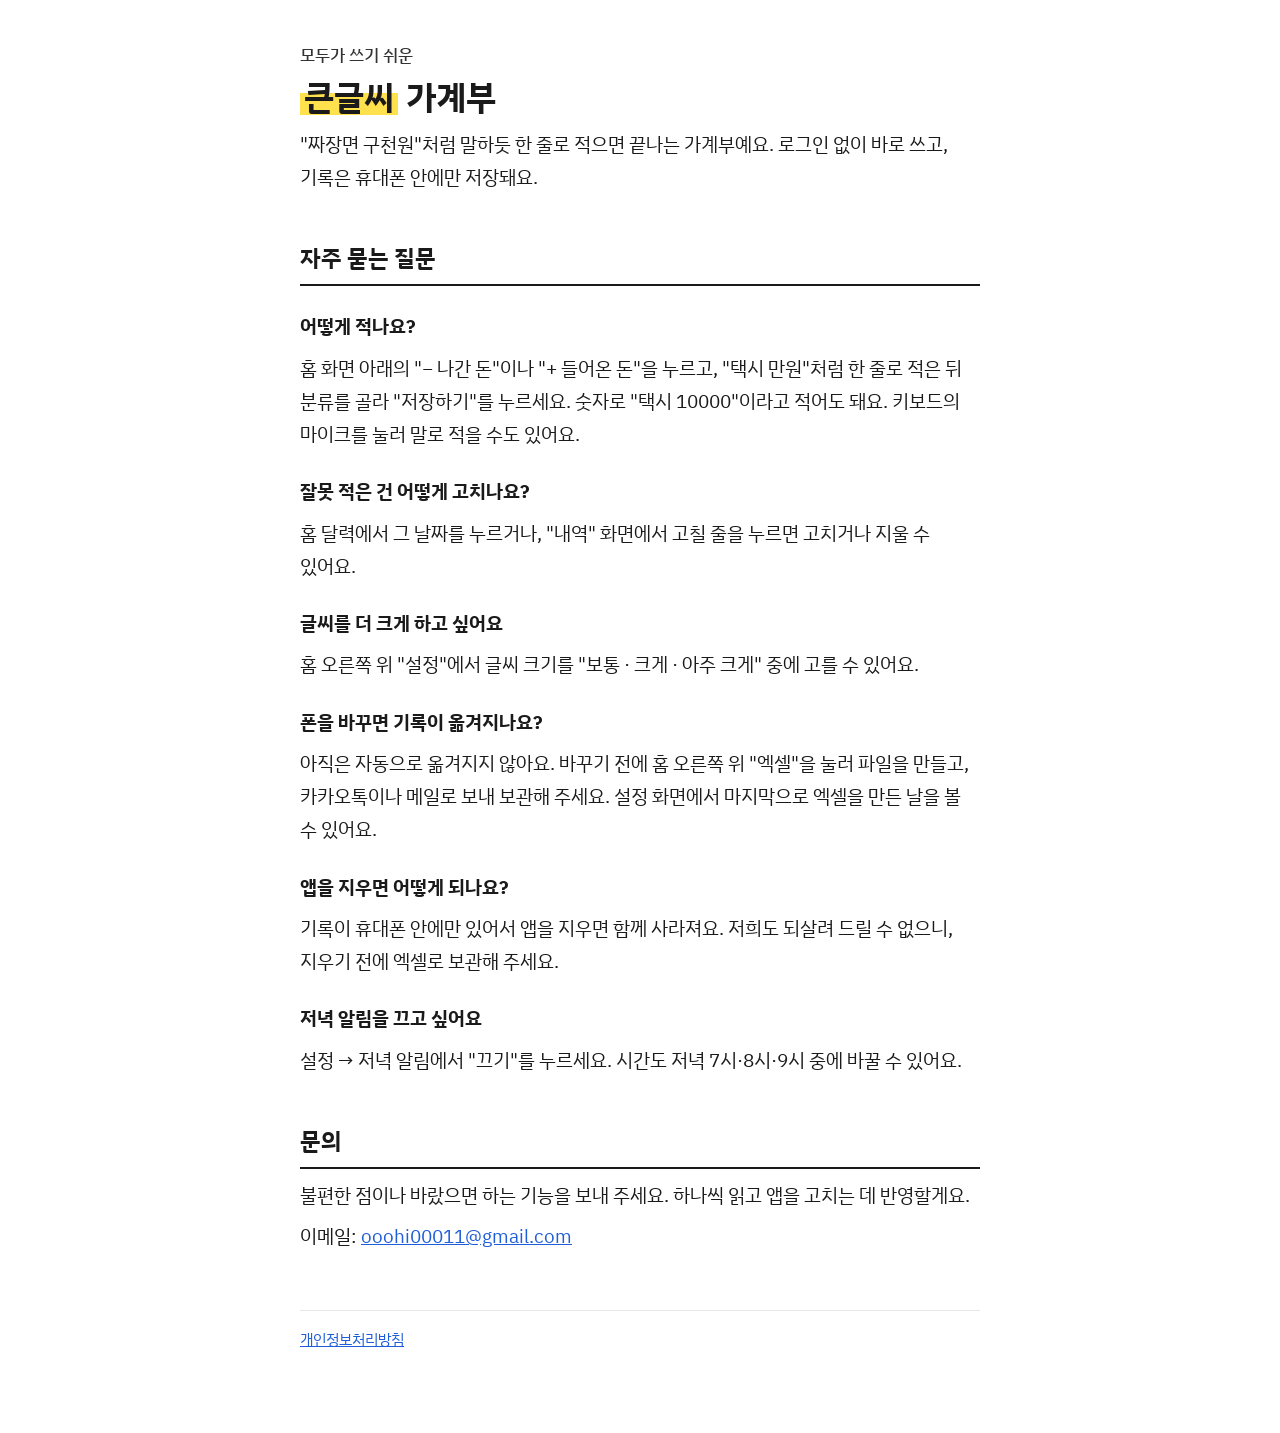
<file: index.html>
<!doctype html>
<html lang="ko">
<head>
<meta charset="utf-8">
<meta name="viewport" content="width=device-width, initial-scale=1">
<title>큰글씨 가계부 · 도움말</title>
<link rel="preconnect" href="https://fonts.googleapis.com">
<link href="https://fonts.googleapis.com/css2?family=IBM+Plex+Sans+KR:wght@400;500;600;700&display=swap" rel="stylesheet">
<link rel="stylesheet" href="style.css">
</head>
<body>
<main>
  <p class="brand">모두가 쓰기 쉬운</p>
  <h1><span class="mark">큰글씨</span> 가계부</h1>
  <p>"짜장면 구천원"처럼 말하듯 한 줄로 적으면 끝나는 가계부예요. 로그인 없이 바로 쓰고, 기록은 휴대폰 안에만 저장돼요.</p>

  <h2>자주 묻는 질문</h2>

  <h3>어떻게 적나요?</h3>
  <p>홈 화면 아래의 "− 나간 돈"이나 "+ 들어온 돈"을 누르고, "택시 만원"처럼 한 줄로 적은 뒤 분류를 골라 "저장하기"를 누르세요. 숫자로 "택시 10000"이라고 적어도 돼요. 키보드의 마이크를 눌러 말로 적을 수도 있어요.</p>

  <h3>잘못 적은 건 어떻게 고치나요?</h3>
  <p>홈 달력에서 그 날짜를 누르거나, "내역" 화면에서 고칠 줄을 누르면 고치거나 지울 수 있어요.</p>

  <h3>글씨를 더 크게 하고 싶어요</h3>
  <p>홈 오른쪽 위 "설정"에서 글씨 크기를 "보통 · 크게 · 아주 크게" 중에 고를 수 있어요.</p>

  <h3>폰을 바꾸면 기록이 옮겨지나요?</h3>
  <p>아직은 자동으로 옮겨지지 않아요. 바꾸기 전에 홈 오른쪽 위 "엑셀"을 눌러 파일을 만들고, 카카오톡이나 메일로 보내 보관해 주세요. 설정 화면에서 마지막으로 엑셀을 만든 날을 볼 수 있어요.</p>

  <h3>앱을 지우면 어떻게 되나요?</h3>
  <p>기록이 휴대폰 안에만 있어서 앱을 지우면 함께 사라져요. 저희도 되살려 드릴 수 없으니, 지우기 전에 엑셀로 보관해 주세요.</p>

  <h3>저녁 알림을 끄고 싶어요</h3>
  <p>설정 → 저녁 알림에서 "끄기"를 누르세요. 시간도 저녁 7시·8시·9시 중에 바꿀 수 있어요.</p>

  <h2>문의</h2>
  <p>불편한 점이나 바랐으면 하는 기능을 보내 주세요. 하나씩 읽고 앱을 고치는 데 반영할게요.</p>
  <p>이메일: <a href="mailto:ooohi00011@gmail.com">ooohi00011@gmail.com</a></p>

  <footer><a href="privacy.html">개인정보처리방침</a></footer>
</main>
</body>
</html>
</file>
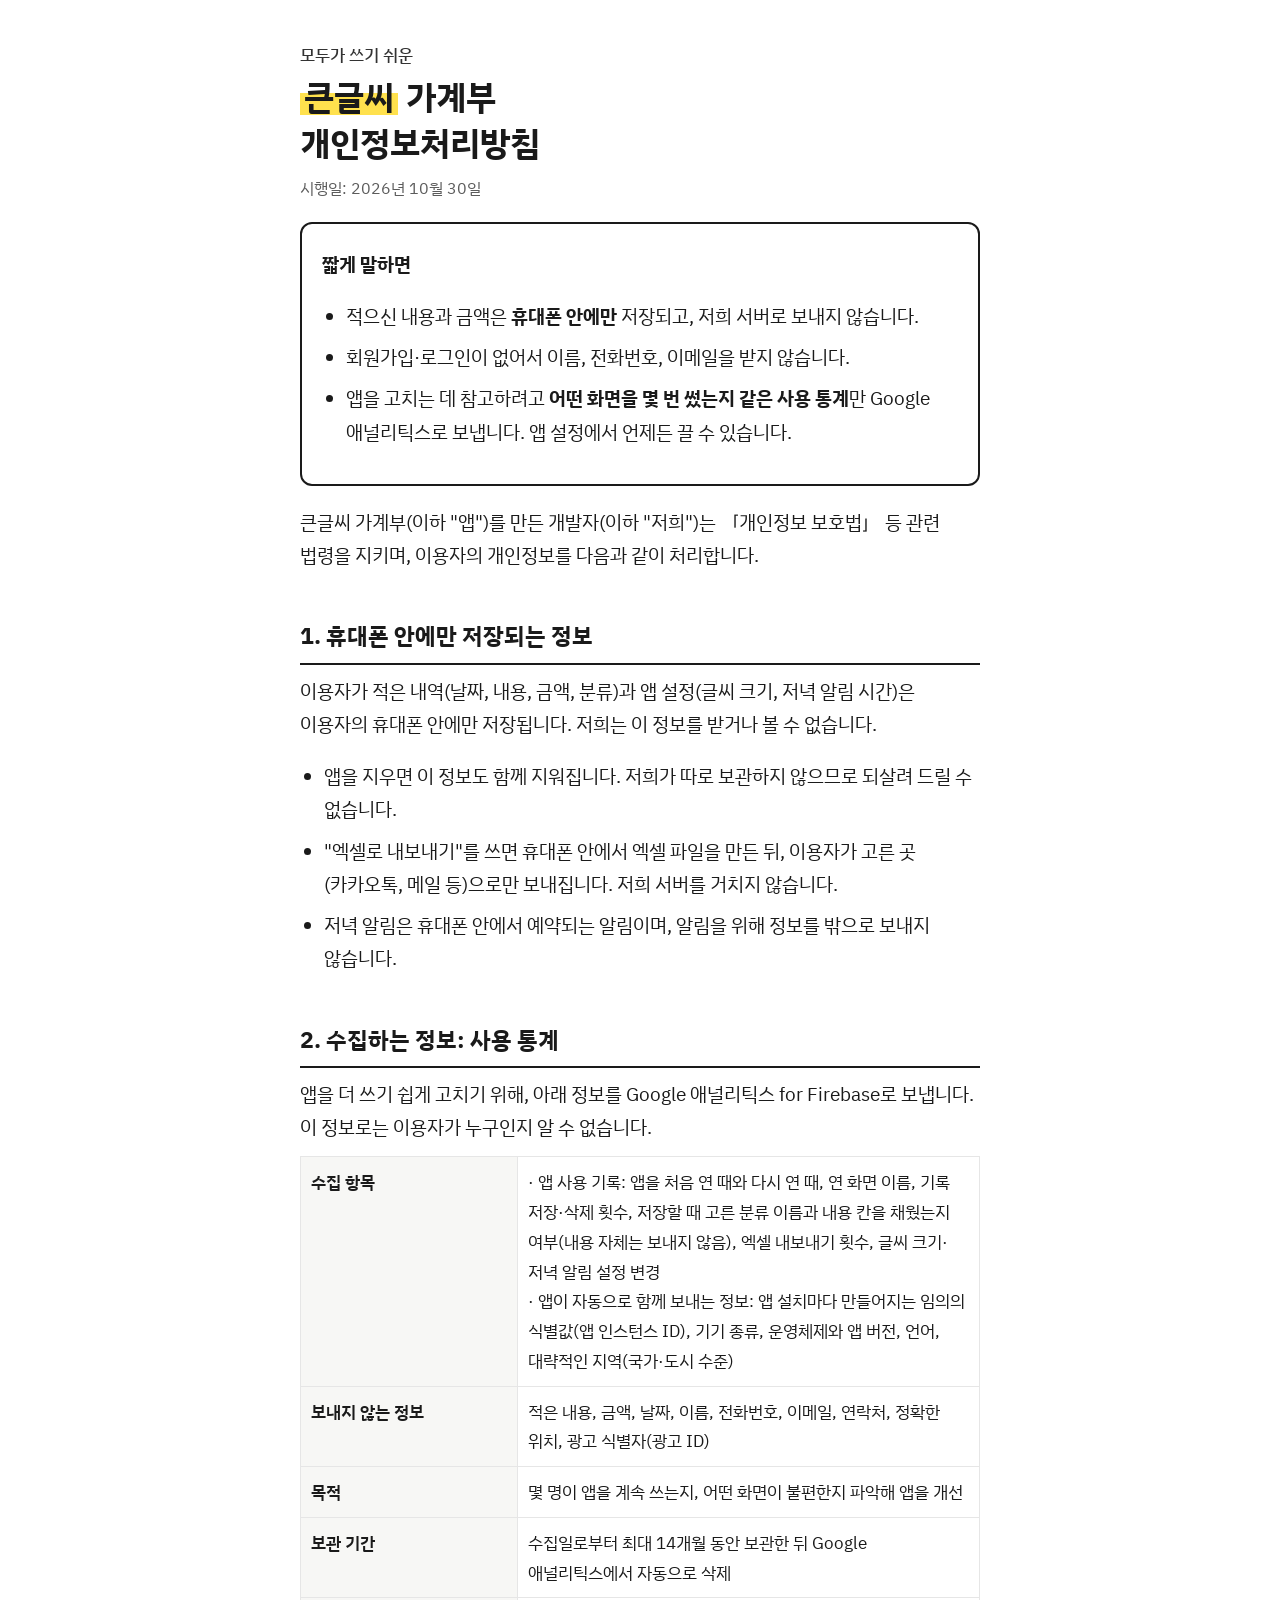
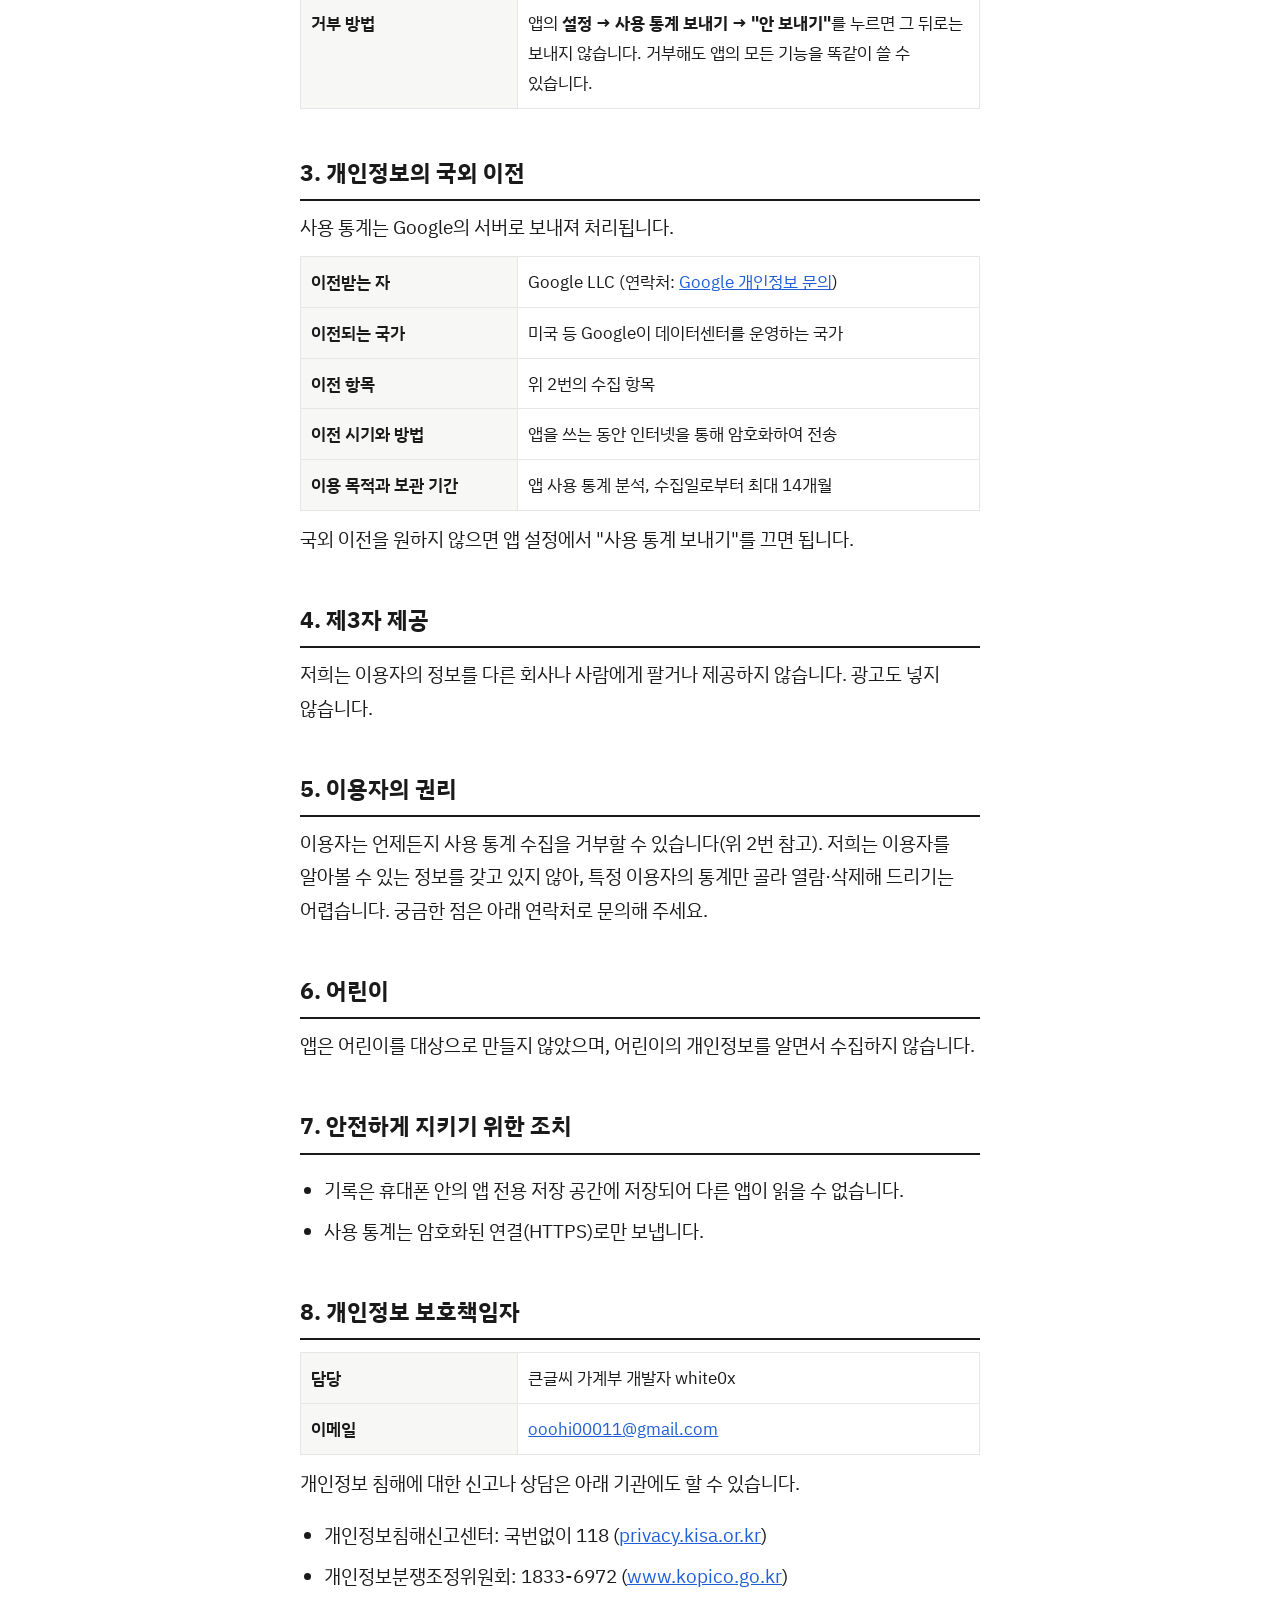
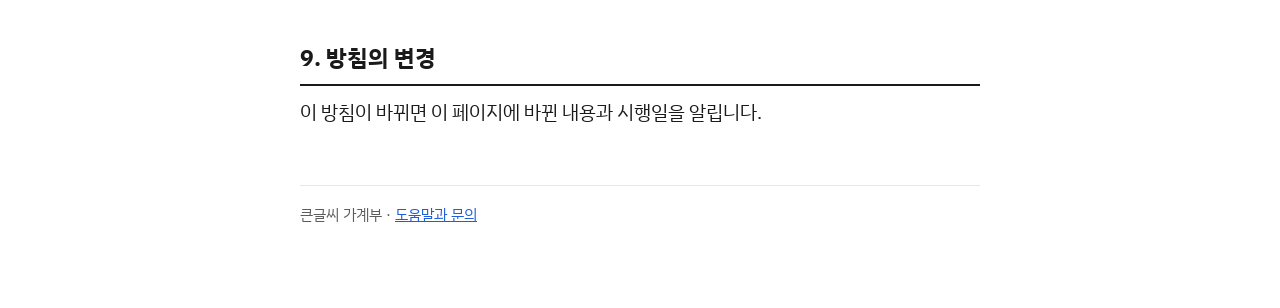
<file: privacy.html>
<!doctype html>
<html lang="ko">
<head>
<meta charset="utf-8">
<meta name="viewport" content="width=device-width, initial-scale=1">
<title>개인정보처리방침 · 큰글씨 가계부</title>
<link rel="preconnect" href="https://fonts.googleapis.com">
<link href="https://fonts.googleapis.com/css2?family=IBM+Plex+Sans+KR:wght@400;500;600;700&display=swap" rel="stylesheet">
<link rel="stylesheet" href="style.css">
</head>
<body>
<main>
  <p class="brand">모두가 쓰기 쉬운</p>
  <h1><span class="mark">큰글씨</span> 가계부<br>개인정보처리방침</h1>
  <p class="meta">시행일: 2026년 10월 30일</p>

  <div class="box">
    <p><strong>짧게 말하면</strong></p>
    <ul>
      <li>적으신 내용과 금액은 <strong>휴대폰 안에만</strong> 저장되고, 저희 서버로 보내지 않습니다.</li>
      <li>회원가입·로그인이 없어서 이름, 전화번호, 이메일을 받지 않습니다.</li>
      <li>앱을 고치는 데 참고하려고 <strong>어떤 화면을 몇 번 썼는지 같은 사용 통계</strong>만 Google 애널리틱스로 보냅니다. 앱 설정에서 언제든 끌 수 있습니다.</li>
    </ul>
  </div>

  <p>큰글씨 가계부(이하 "앱")를 만든 개발자(이하 "저희")는 「개인정보 보호법」 등 관련 법령을 지키며, 이용자의 개인정보를 다음과 같이 처리합니다.</p>

  <h2>1. 휴대폰 안에만 저장되는 정보</h2>
  <p>이용자가 적은 내역(날짜, 내용, 금액, 분류)과 앱 설정(글씨 크기, 저녁 알림 시간)은 이용자의 휴대폰 안에만 저장됩니다. 저희는 이 정보를 받거나 볼 수 없습니다.</p>
  <ul>
    <li>앱을 지우면 이 정보도 함께 지워집니다. 저희가 따로 보관하지 않으므로 되살려 드릴 수 없습니다.</li>
    <li>"엑셀로 내보내기"를 쓰면 휴대폰 안에서 엑셀 파일을 만든 뒤, 이용자가 고른 곳(카카오톡, 메일 등)으로만 보내집니다. 저희 서버를 거치지 않습니다.</li>
    <li>저녁 알림은 휴대폰 안에서 예약되는 알림이며, 알림을 위해 정보를 밖으로 보내지 않습니다.</li>
  </ul>

  <h2>2. 수집하는 정보: 사용 통계</h2>
  <p>앱을 더 쓰기 쉽게 고치기 위해, 아래 정보를 Google 애널리틱스 for Firebase로 보냅니다. 이 정보로는 이용자가 누구인지 알 수 없습니다.</p>
  <table>
    <tr><th>수집 항목</th><td>
      · 앱 사용 기록: 앱을 처음 연 때와 다시 연 때, 연 화면 이름, 기록 저장·삭제 횟수, 저장할 때 고른 분류 이름과 내용 칸을 채웠는지 여부(내용 자체는 보내지 않음), 엑셀 내보내기 횟수, 글씨 크기·저녁 알림 설정 변경<br>
      · 앱이 자동으로 함께 보내는 정보: 앱 설치마다 만들어지는 임의의 식별값(앱 인스턴스 ID), 기기 종류, 운영체제와 앱 버전, 언어, 대략적인 지역(국가·도시 수준)
    </td></tr>
    <tr><th>보내지 않는 정보</th><td>적은 내용, 금액, 날짜, 이름, 전화번호, 이메일, 연락처, 정확한 위치, 광고 식별자(광고 ID)</td></tr>
    <tr><th>목적</th><td>몇 명이 앱을 계속 쓰는지, 어떤 화면이 불편한지 파악해 앱을 개선</td></tr>
    <tr><th>보관 기간</th><td>수집일로부터 최대 14개월 동안 보관한 뒤 Google 애널리틱스에서 자동으로 삭제</td></tr>
    <tr><th>거부 방법</th><td>앱의 <strong>설정 → 사용 통계 보내기 → "안 보내기"</strong>를 누르면 그 뒤로는 보내지 않습니다. 거부해도 앱의 모든 기능을 똑같이 쓸 수 있습니다.</td></tr>
  </table>

  <h2>3. 개인정보의 국외 이전</h2>
  <p>사용 통계는 Google의 서버로 보내져 처리됩니다.</p>
  <table>
    <tr><th>이전받는 자</th><td>Google LLC (연락처: <a href="https://support.google.com/policies/contact/general_privacy_form">Google 개인정보 문의</a>)</td></tr>
    <tr><th>이전되는 국가</th><td>미국 등 Google이 데이터센터를 운영하는 국가</td></tr>
    <tr><th>이전 항목</th><td>위 2번의 수집 항목</td></tr>
    <tr><th>이전 시기와 방법</th><td>앱을 쓰는 동안 인터넷을 통해 암호화하여 전송</td></tr>
    <tr><th>이용 목적과 보관 기간</th><td>앱 사용 통계 분석, 수집일로부터 최대 14개월</td></tr>
  </table>
  <p>국외 이전을 원하지 않으면 앱 설정에서 "사용 통계 보내기"를 끄면 됩니다.</p>

  <h2>4. 제3자 제공</h2>
  <p>저희는 이용자의 정보를 다른 회사나 사람에게 팔거나 제공하지 않습니다. 광고도 넣지 않습니다.</p>

  <h2>5. 이용자의 권리</h2>
  <p>이용자는 언제든지 사용 통계 수집을 거부할 수 있습니다(위 2번 참고). 저희는 이용자를 알아볼 수 있는 정보를 갖고 있지 않아, 특정 이용자의 통계만 골라 열람·삭제해 드리기는 어렵습니다. 궁금한 점은 아래 연락처로 문의해 주세요.</p>

  <h2>6. 어린이</h2>
  <p>앱은 어린이를 대상으로 만들지 않았으며, 어린이의 개인정보를 알면서 수집하지 않습니다.</p>

  <h2>7. 안전하게 지키기 위한 조치</h2>
  <ul>
    <li>기록은 휴대폰 안의 앱 전용 저장 공간에 저장되어 다른 앱이 읽을 수 없습니다.</li>
    <li>사용 통계는 암호화된 연결(HTTPS)로만 보냅니다.</li>
  </ul>

  <h2>8. 개인정보 보호책임자</h2>
  <table>
    <tr><th>담당</th><td>큰글씨 가계부 개발자 white0x</td></tr>
    <tr><th>이메일</th><td><a href="mailto:ooohi00011@gmail.com">ooohi00011@gmail.com</a></td></tr>
  </table>
  <p>개인정보 침해에 대한 신고나 상담은 아래 기관에도 할 수 있습니다.</p>
  <ul>
    <li>개인정보침해신고센터: 국번없이 118 (<a href="https://privacy.kisa.or.kr">privacy.kisa.or.kr</a>)</li>
    <li>개인정보분쟁조정위원회: 1833-6972 (<a href="https://www.kopico.go.kr">www.kopico.go.kr</a>)</li>
  </ul>

  <h2>9. 방침의 변경</h2>
  <p>이 방침이 바뀌면 이 페이지에 바뀐 내용과 시행일을 알립니다.</p>

  <footer>큰글씨 가계부 · <a href="index.html">도움말과 문의</a></footer>
</main>
</body>
</html>
</file>
<file: style.css>
:root {
  --paper: #ffffff;
  --ink: #1a1a1a;
  --sub: #5c5c5c;
  --line: #e6e6e6;
  --marker: #ffe14d;
}
* { box-sizing: border-box; }
body {
  margin: 0;
  background: var(--paper);
  color: var(--ink);
  font-family: 'IBM Plex Sans KR', -apple-system, 'Apple SD Gothic Neo', 'Malgun Gothic', sans-serif;
  font-size: 19px;
  line-height: 1.75;
  word-break: keep-all;
}
main { max-width: 720px; margin: 0 auto; padding: 40px 20px 80px; }
.brand { font-size: 17px; font-weight: 500; color: #333; margin: 0; }
.mark {
  background: linear-gradient(transparent 42%, var(--marker) 42%, var(--marker) 92%, transparent 92%);
  padding: 0 4px;
}
h1 { font-size: 34px; line-height: 1.35; margin: 4px 0 8px; }
h2 { font-size: 23px; margin: 44px 0 10px; padding-bottom: 6px; border-bottom: 2px solid var(--ink); }
h3 { font-size: 19px; margin: 24px 0 4px; }
p, li { margin: 8px 0; }
ul, ol { padding-left: 24px; }
.meta { color: var(--sub); font-size: 16px; }
.box { border: 2px solid var(--ink); border-radius: 12px; padding: 16px 20px; margin: 20px 0; }
table { width: 100%; border-collapse: collapse; font-size: 17px; margin: 12px 0; }
th, td { border: 1px solid var(--line); padding: 10px; text-align: left; vertical-align: top; }
th { background: #f7f7f5; width: 32%; font-weight: 600; }
a { color: #1f5ed8; }
footer { margin-top: 56px; color: var(--sub); font-size: 15px; border-top: 1px solid var(--line); padding-top: 16px; }
@media (max-width: 480px) {
  body { font-size: 18px; }
  h1 { font-size: 29px; }
  th { width: 38%; }
}
</file>
